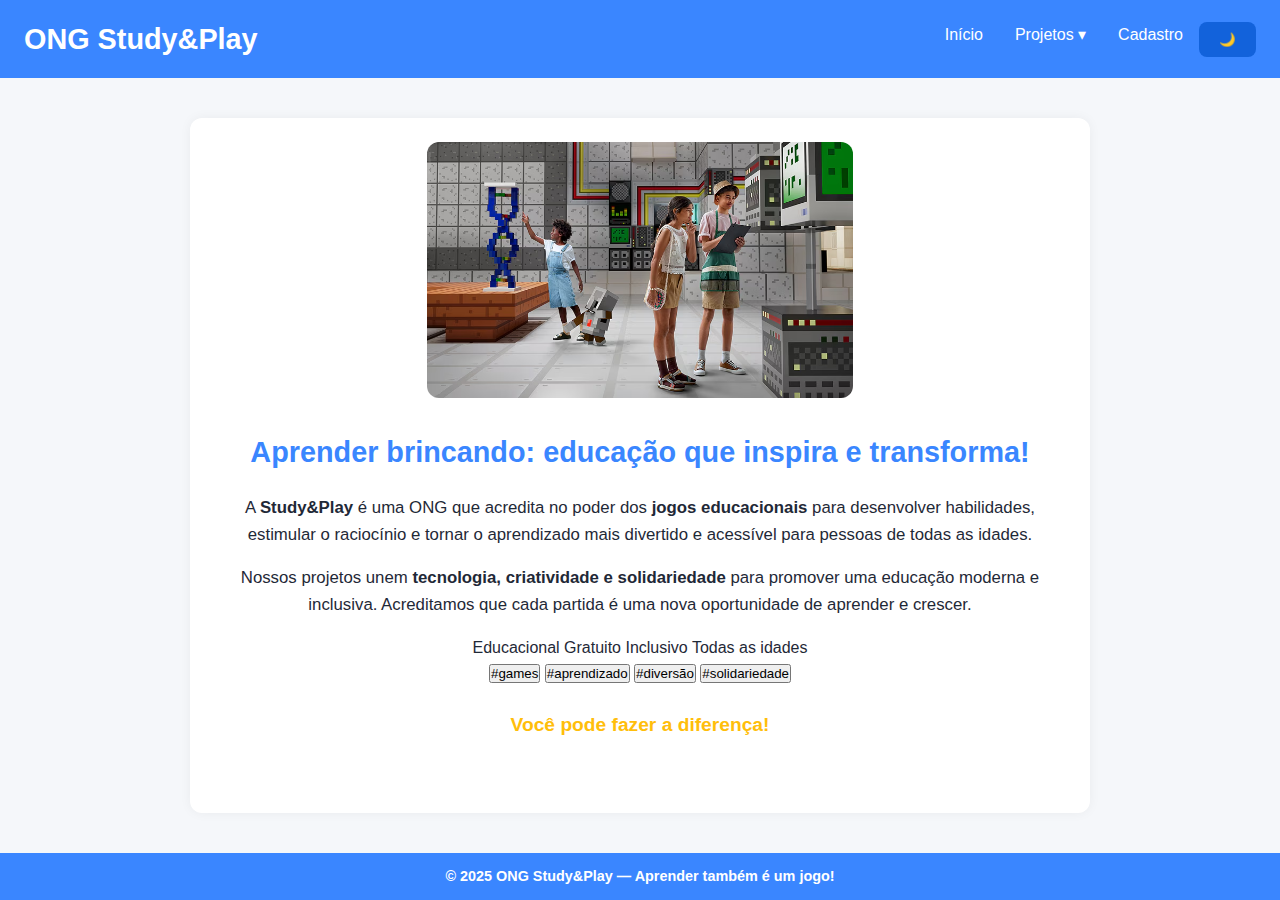
<file: index.html>
<!DOCTYPE html>
<html lang="pt-BR">

<head>
  <meta charset="UTF-8" />
  <meta name="viewport" content="width=device-width, initial-scale=1.0" />
  <title>ONG Study&Play</title>
  <link rel="stylesheet" href="layout.css">
  <link rel="stylesheet" href="css/index.css" />
</head>

<body>
  <header>
    <h1>ONG Study&Play</h1>
    <button class="nav-toggle" aria-label="Abrir menu" aria-expanded="false">
      ☰
    </button>

    <nav class="nav-menu">
      <a href="index.html">Início</a>
      <!-- Dropdown de Projetos -->
      <div class="dropdown">
        <a href="#" class="dropbtn" aria-haspopup="true" aria-expanded="false" aria-controls="dropdownProjetos">
          Projetos ▾
        </a>
        <div class="dropdown-content">
          <a href="projetos.html#gameedu">GameEducation</a>
          <a href="projetos.html#voluntariado">Voluntariado Lúdico</a>
          <a href="projetos.html#doe">Doe e Transforme</a>
        </div>
      </div>
      <a href="cadastro.html">Cadastro</a>
      <button id="toggleMode">🌙</button>
    </nav>
  </header>

  <main>
    <img src="assets/imagens/banner.png" alt="Banner da ONG Study&Play" />

    <h2>Aprender brincando: educação que inspira e transforma!</h2>

    <p>
      A <strong>Study&Play</strong> é uma ONG que acredita no poder dos <strong>jogos educacionais</strong>
      para desenvolver habilidades, estimular o raciocínio e tornar o aprendizado mais divertido e acessível
      para pessoas de todas as idades.
    </p>

    <p>
      Nossos projetos unem <strong>tecnologia, criatividade e solidariedade</strong> para promover uma educação
      moderna e inclusiva. Acreditamos que cada partida é uma nova oportunidade de aprender e crescer.
    </p>

    <!-- badges -->
    <div class="badges-container" aria-label="Destaques">
      <span class="badge badge--primary">Educacional</span>
      <span class="badge badge--success">Gratuito</span>
      <span class="badge badge--warning">Inclusivo</span>
      <span class="badge badge--info">Todas as idades</span>
    </div>

    <!-- tags -->
    <div class="tags-container" aria-label="Categorias">
      <button class="tag" type="button">#games</button>
      <button class="tag" type="button">#aprendizado</button>
      <button class="tag" type="button">#diversão</button>
      <button class="tag" type="button">#solidariedade</button>
    </div>

    <div class="changing-text" id="changingText"></div>
  </main>

  <footer>
    <h4>
      <p>&copy; 2025 ONG Study&Play — Aprender também é um jogo!</p>
    </h4>
  </footer>

  <script src="js/index.js"></script>
  <script src="global.js"></script>
</body>

</html>
</file>
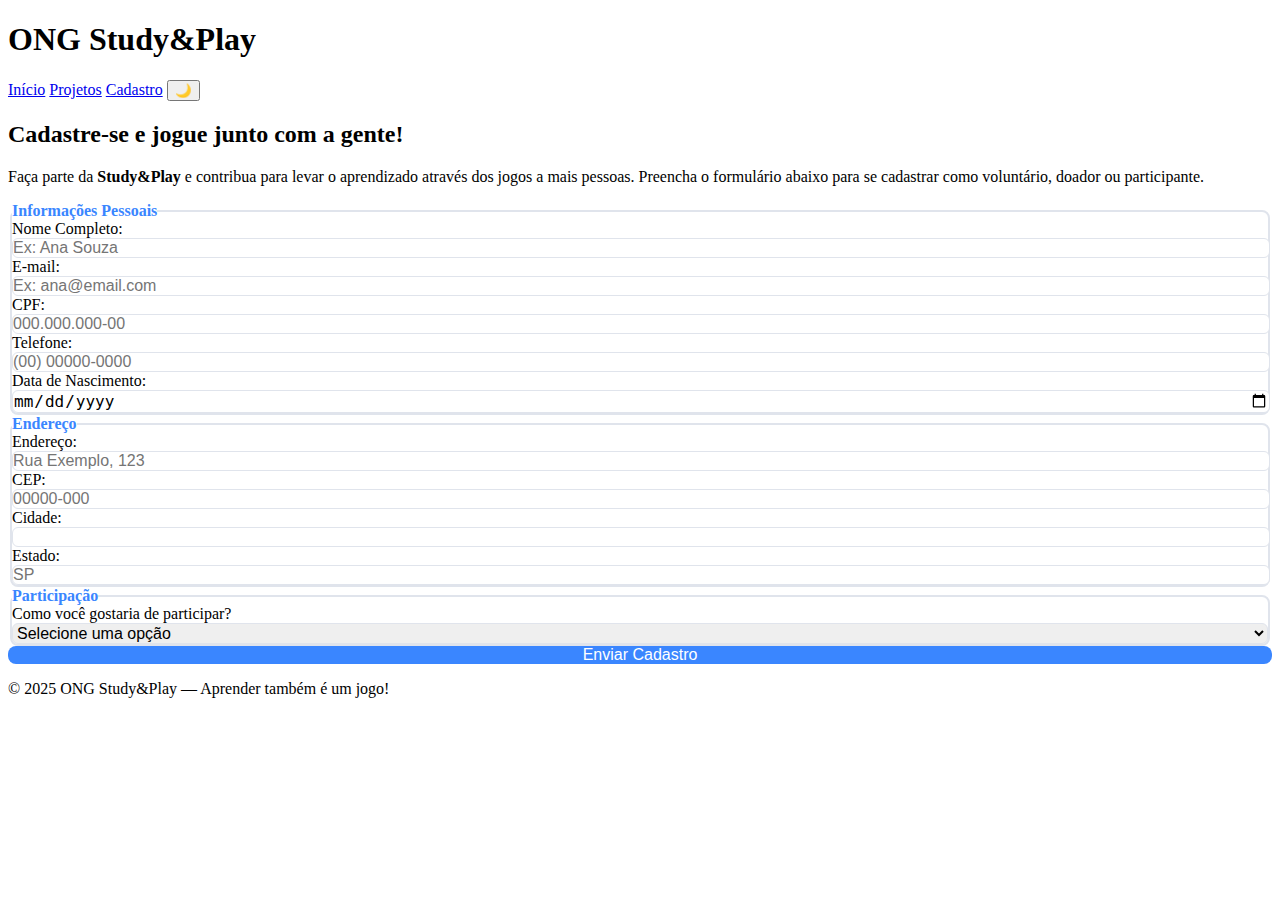
<file: cadastro.html>
<!DOCTYPE html>
<html lang="pt-BR">
  <head>
    <meta charset="UTF-8">
    <meta name="viewport" content="width=device-width, initial-scale=1.0">
    <title>Cadastro - ONG Study&Play</title>
    <link rel="stylesheet" href="css/cadastro.css">
  </head>

  <body>
    <header>
      <h1>ONG Study&Play</h1>
      <nav>
        <a href="index.html">Início</a>
        <a href="projetos.html">Projetos</a>
        <a href="cadastro.html">Cadastro</a>
        <button id="toggleMode">🌙</button>
      </nav>
    </header>

    <main>
      <h2>Cadastre-se e jogue junto com a gente!</h2>
      <p>
        Faça parte da <strong>Study&Play</strong> e contribua para levar o aprendizado através dos jogos a mais pessoas.
        Preencha o formulário abaixo para se cadastrar como voluntário, doador ou participante.
      </p>

      <form id="formCadastro">
        <fieldset>
          <legend>Informações Pessoais</legend>

          <label for="nomeCompleto">Nome Completo:</label>
          <input type="text" id="nomeCompleto" name="nomeCompleto" required placeholder="Ex: Ana Souza">

          <label for="email">E-mail:</label>
          <input type="email" id="email" name="email" required placeholder="Ex: ana@email.com">

          <label for="cpf">CPF:</label>
          <input type="text" id="cpf" name="cpf" required placeholder="000.000.000-00">

          <label for="telefone">Telefone:</label>
          <input type="tel" id="telefone" name="telefone" required placeholder="(00) 00000-0000">

          <label for="nascimento">Data de Nascimento:</label>
          <input type="date" id="nascimento" name="nascimento" required>
        </fieldset>

        <fieldset>
          <legend>Endereço</legend>

          <label for="endereco">Endereço:</label>
          <input type="text" id="endereco" name="endereco" required placeholder="Rua Exemplo, 123">

          <label for="cep">CEP:</label>
          <input type="text" id="cep" name="cep" required placeholder="00000-000">

          <label for="cidade">Cidade:</label>
          <input type="text" id="cidade" name="cidade" required>

          <label for="estado">Estado:</label>
          <input type="text" id="estado" name="estado" required maxlength="2" placeholder="SP">
        </fieldset>

        <fieldset>
          <legend>Participação</legend>
          <label for="tipoParticipacao">Como você gostaria de participar?</label>
          <select id="tipoParticipacao" name="tipoParticipacao" required>
            <option value="">Selecione uma opção</option>
            <option value="voluntario">Voluntário</option>
            <option value="doador">Doador</option>
            <option value="participante">Participante dos projetos</option>
          </select>
        </fieldset>

        <button id="submitButton" type="submit">Enviar Cadastro</button>
      </form>

      <p id="mensagemRetorno"></p>
    </main>

    <footer>
      <p>&copy; 2025 ONG Study&Play — Aprender também é um jogo!</p>
    </footer>

    <script src="js/cadastro.js"></script>
  </body>
</html>
</file>
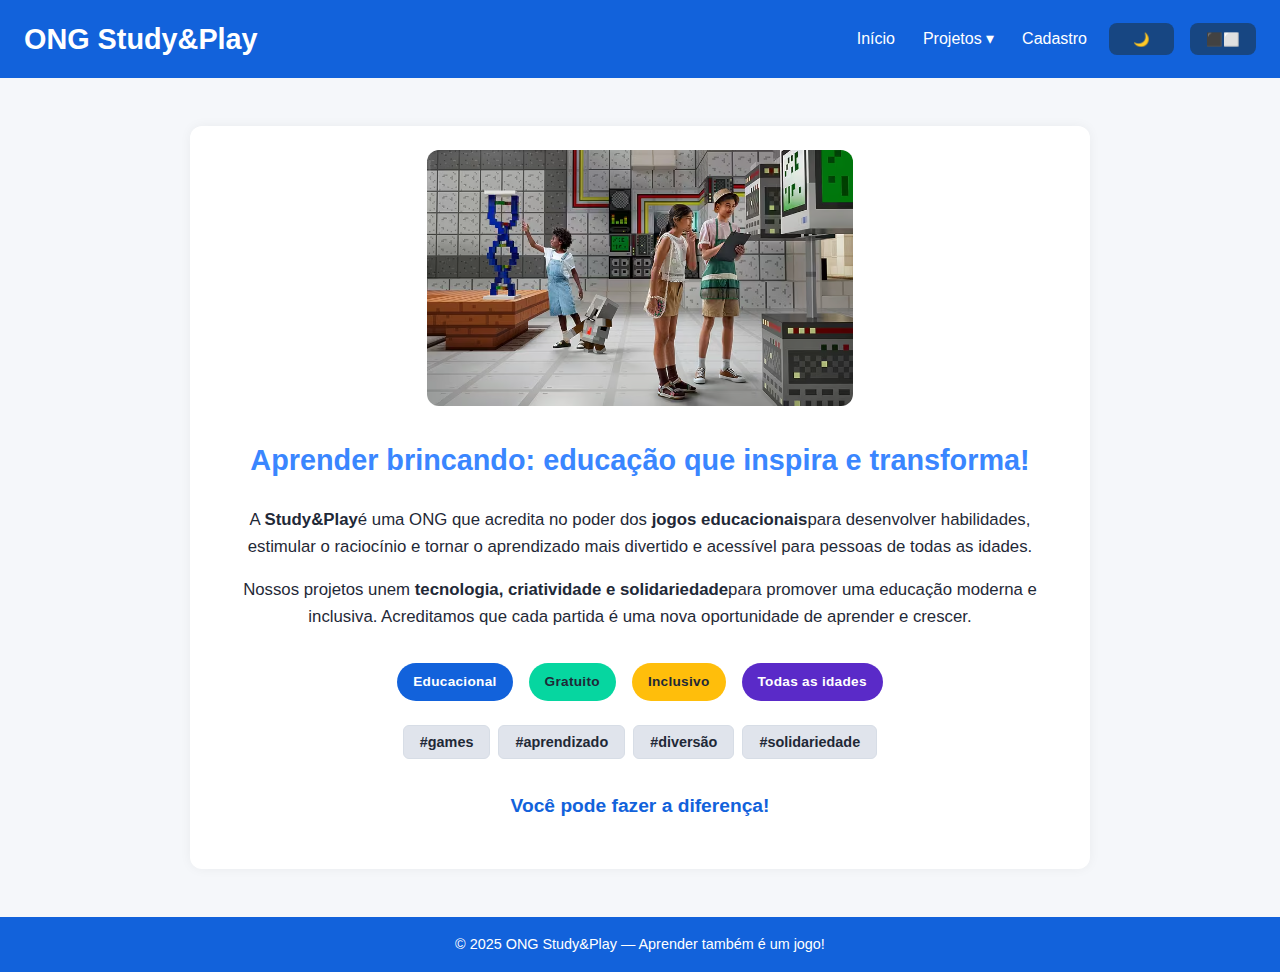
<file: index-min.html>
<!DOCTYPE html><html lang="pt-BR"><head><meta charset="UTF-8" /><meta name="viewport" content="width=device-width, initial-scale=1.0" /><title>ONG Study&Play</title><link rel="stylesheet" href="layout-min.css"><link rel="stylesheet" href="css/index-min.css" /></head><body><header><h1>ONG Study&Play</h1><button class="nav-toggle" aria-controls="menu-principal" aria-expanded="false" aria-label="Abrir menu de navegação" type="button">☰ </button><nav id="menu-principal" class="nav-menu" aria-label="Principal"><a href="index-min.html" aria-current="page">Início</a><div class="dropdown"><a class="dropbtn" type="button" aria-haspopup="true" aria-expanded="false" aria-controls="submenu-projetos">Projetos ▾ </a><ul id="submenu-projetos" class="dropdown-content" role="menu"><li role="none"><a role="menuitem" href="projetos-min.html#gameedu">GameEducation</a></li><li role="none"><a role="menuitem" href="projetos-min.html#voluntariado">Voluntariado Lúdico</a></li><li role="none"><a role="menuitem" href="projetos-min.html#doe">Doe e Transforme</a></li></ul></div><a href="cadastro-min.html">Cadastro</a><button id="toggleMode" type="button" aria-label="Alternar tema escuro" aria-pressed="false">🌙</button><button id="toggleContrast" type="button" aria-label="Ativar alto contraste" aria-pressed="false">⬛⬜</button></nav></header><main id="conteudo"><img src="assets/imagens/banner.avif" alt="Banner da ONG Study&Play" /><h2>Aprender brincando: educação que inspira e transforma!</h2><p>A <strong>Study&Play</strong>é uma ONG que acredita no poder dos <strong>jogos educacionais</strong>para desenvolver habilidades, estimular o raciocínio e tornar o aprendizado mais divertido e acessível para pessoas de todas as idades. </p><p>Nossos projetos unem <strong>tecnologia, criatividade e solidariedade</strong>para promover uma educação moderna e inclusiva. Acreditamos que cada partida é uma nova oportunidade de aprender e crescer. </p><div class="badges-container" aria-label="Destaques"><span class="badge badge--primary">Educacional</span><span class="badge badge--success">Gratuito</span><span class="badge badge--warning">Inclusivo</span><span class="badge badge--info">Todas as idades</span></div><div class="tags-container" aria-label="Categorias"><button class="tag" type="button">#games</button><button class="tag" type="button">#aprendizado</button><button class="tag" type="button">#diversão</button><button class="tag" type="button">#solidariedade</button></div><div class="changing-text" id="changingText"></div></main><footer><p>&copy; 2025 ONG Study&Play — Aprender também é um jogo!</p></footer><script src="js/index-min.js"></script><script src="global-min.js"></script></body></html>
</file>
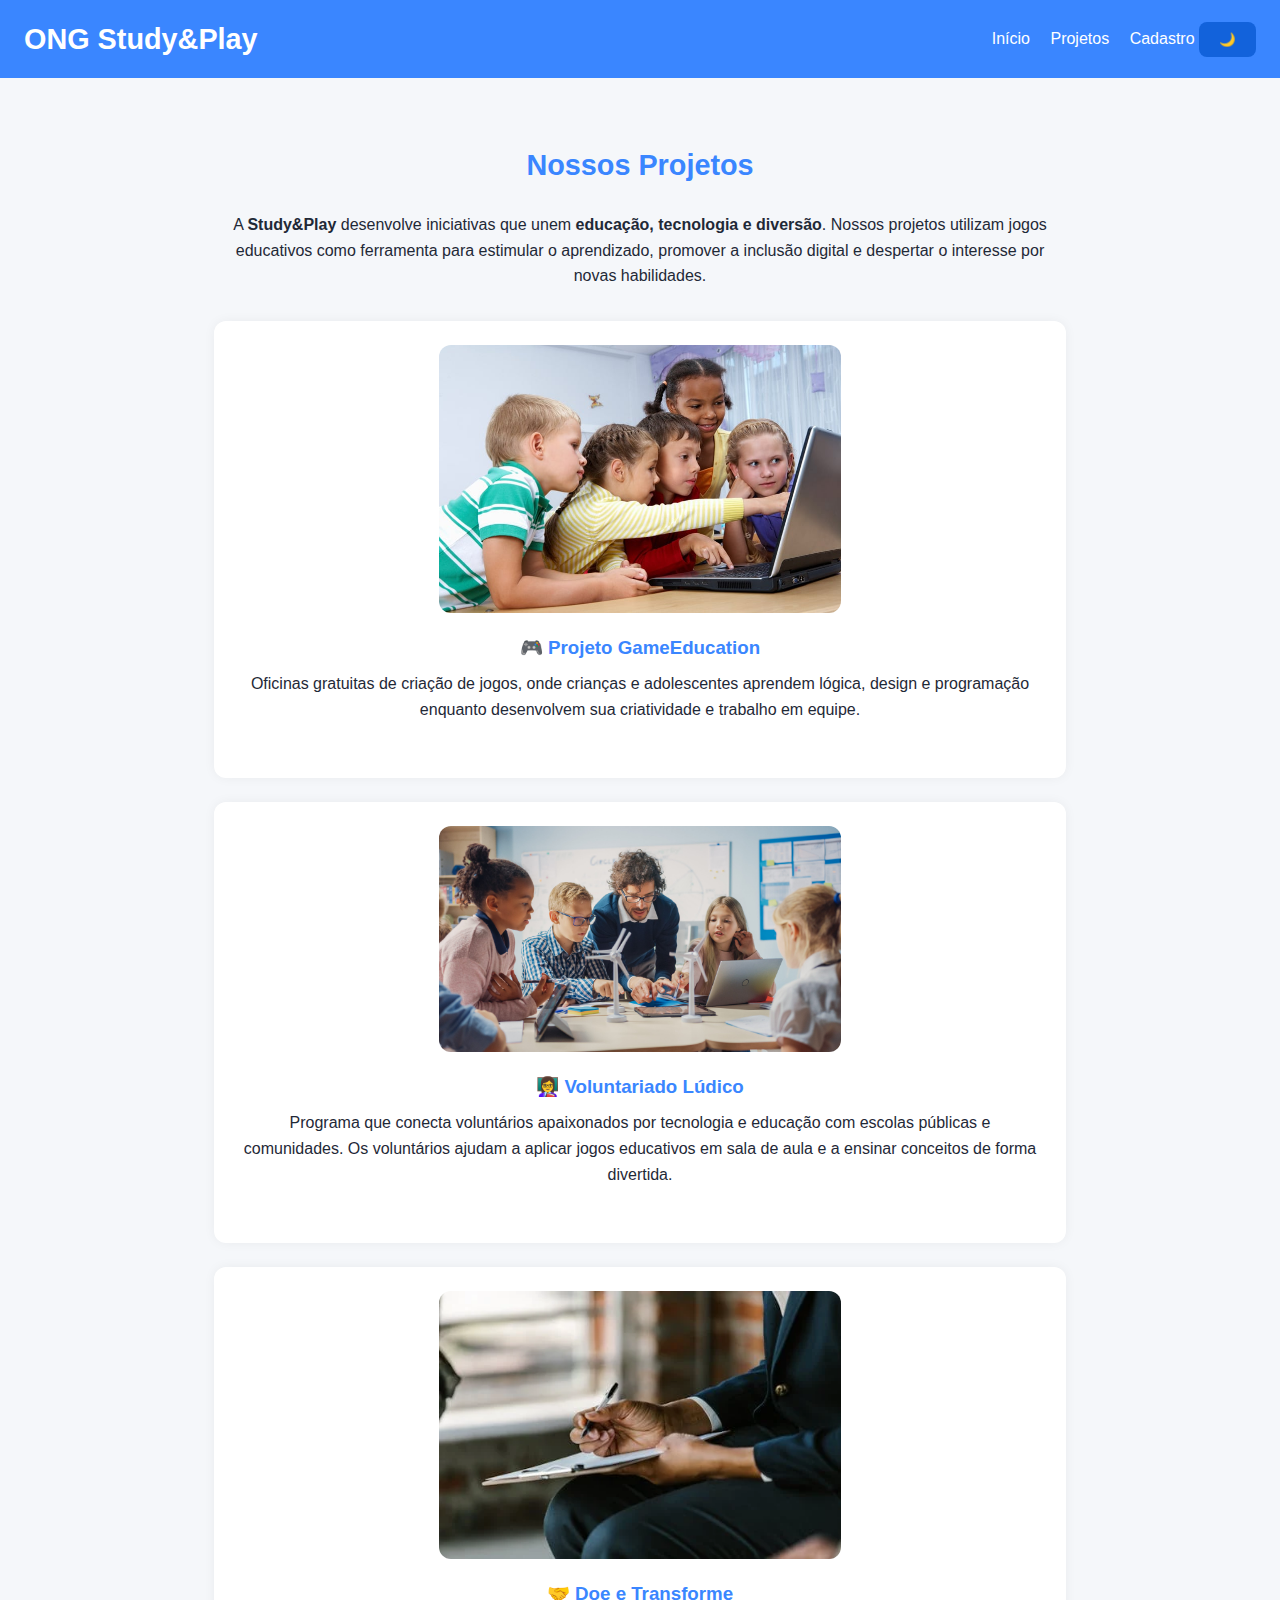
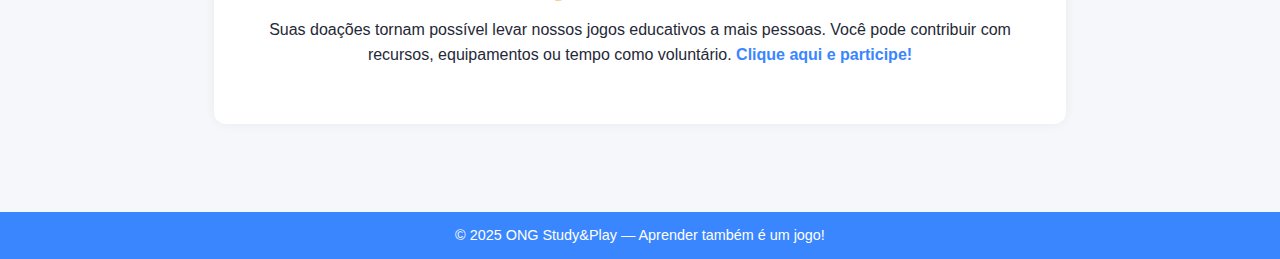
<file: projetos.html>
<!DOCTYPE html>
<html lang="pt-BR">
  <head>
    <meta charset="UTF-8">
    <title>Projetos - ONG Study&Play</title>
    <link rel="stylesheet" href="css/projetos.css">
  </head>

  <body>
    <header>
      <h1>ONG Study&Play</h1>
      <nav>
        <a href="index.html">Início</a>
        <a href="projetos.html">Projetos</a>
        <a href="cadastro.html">Cadastro</a>
        <button id="toggleMode">🌙</button>
      </nav>
    </header>

    <main>
      <h2>Nossos Projetos</h2>
      <p>
        A <strong>Study&Play</strong> desenvolve iniciativas que unem <strong>educação, tecnologia e diversão</strong>.
        Nossos projetos utilizam jogos educativos como ferramenta para estimular o aprendizado,
        promover a inclusão digital e despertar o interesse por novas habilidades.
      </p>

      <section>
        <img src="assets/imagens/GameEducation.jpg" alt="Banner do Projeto GameEducation" />
        <h3>🎮 Projeto GameEducation</h3>
        <p>
          Oficinas gratuitas de criação de jogos, onde crianças e adolescentes aprendem lógica, design e programação
          enquanto desenvolvem sua criatividade e trabalho em equipe.
        </p>
      </section>

      <section>
        <img src="assets/imagens/VoluntariadoLúdico.jpg" alt="Banner do Projeto Voluntariado Lúdico" />
        <h3>👩‍🏫 Voluntariado Lúdico</h3>
        <p>
          Programa que conecta voluntários apaixonados por tecnologia e educação com escolas públicas e comunidades.
          Os voluntários ajudam a aplicar jogos educativos em sala de aula e a ensinar conceitos de forma divertida.
        </p>
      </section>

      <section>
        <img src="assets/imagens/Doe.webp" alt="Banner do Projeto Doe e Transforme" />
        <h3>🤝 Doe e Transforme</h3>
        <p>
          Suas doações tornam possível levar nossos jogos educativos a mais pessoas.
          Você pode contribuir com recursos, equipamentos ou tempo como voluntário.
          <a href="cadastro.html">Clique aqui e participe!</a>
        </p>
      </section>
    </main>

    <footer>
      <p>&copy; 2025 ONG Study&Play — Aprender também é um jogo!</p>
    </footer>
    <script src="js/projetos.js"></script>
  </body>
</html>
</file>
<file: layout.css>
:root {
    /* ESCALA DE TAMANHOS */
    --spacing-xs: 8px;
    --spacing-sm: 16px;
    --spacing-md: 24px;
    --spacing-lg: 32px;
    --spacing-xl: 48px;
    --spacing-xxl: 64px;

    /* PALETA DE CORES */
    --primary: #3a86ff;
    --primary-dark: #1262db;
    --primary-light: #8fa0ff;
    --secondary: #ffbe0b;
    --highlight-orange: #ff7b00;
    --highlight-green: #1eff00;
    --white: #ffffff;
    --gray-light: #f5f7fa;
    --gray-dark: #1f2937;
    --black: #000000;
}

* {
    margin: 0;
    padding: 0;
    box-sizing: border-box;
    font-family: "Segoe UI", Roboto, sans-serif;
}

body {
    background-color: var(--gray-light);
    color: var(--gray-dark);
    line-height: 1.6;
    display: flex;
    flex-direction: column;
    min-height: 100vh;
    transition: background-color 0.3s, color 0.3s;
}

/* CABEÇALHO */
header {
    background-color: var(--primary);
    color: var(--white);
    padding: var(--spacing-sm) var(--spacing-md);
    display: flex;
    justify-content: space-between;
    align-items: center;
}

header h1 {
    font-size: 1.8rem;
}

nav a {
    color: var(--white);
    text-decoration: none;
    font-weight: 500;
    transition: color 0.3s;
}

nav a:hover {
    color: var(--secondary);
}

/* MODO ESCURO */
body.dark-mode {
    background-color: var(--black);
    color: var(--gray-light);
}

body.dark-mode header,
body.dark-mode footer {
    background-color: #0b1c2b;
}

body.dark-mode nav a {
    color: var(--gray-light);
}

/* CONTEÚDO PRINCIPAL */
main {
    flex: 1;
    max-width: 900px;
    margin: var(--spacing-xl) auto;
    padding: var(--spacing-md);
    text-align: center;
    background-color: var(--white);
    border-radius: 12px;
    box-shadow: 0 0 12px rgba(0, 0, 0, 0.05);
    transition: background-color 0.3s, box-shadow 0.3s;
}

body.dark-mode main {
    background-color: var(--gray-dark);
    box-shadow: 0 0 15px rgba(255, 255, 255, 0.1);
}

main h2 {
    font-size: 1.8rem;
    color: var(--primary);
    margin-bottom: var(--spacing-md);
}

body.dark-mode main h2 {
    color: var(--primary-light);
}

main p {
    margin-bottom: var(--spacing-sm);
    font-size: 1.05rem;
}

/* BOTÃO MODO */
#toggleMode {
    background-color: var(--primary-dark);
    color: var(--white);
    border: none;
    padding: var(--spacing-xs) var(--spacing-md);
    border-radius: 8px;
    cursor: pointer;
    transition: background 0.3s, color 0.3s;
}

body.dark-mode #toggleMode {
    background-color: #174682;
    color: var(--black);
}

#toggleMode:hover {
    background-color: var(--primary);
}

/* RODAPÉ */
footer {
    background-color: var(--primary);
    color: var(--white);
    text-align: center;
    padding: var(--spacing-sm);
    font-size: 0.9rem;
}

/* IMAGENS */
img {
    max-width: 50%;
    height: auto;
    border-radius: 12px;
    margin-bottom: var(--spacing-md);
}

/* GRID's*/
.container {
    max-width: 1200px;
    margin: 0 auto;
    padding: 0 var(--spacing-md);
}

.grid-12 {
    display: grid;
    grid-template-columns: repeat(12, 1fr);
    gap: var(--spacing-md);
}

.projects-grid {
    display: grid;
    gap: var(--spacing-md);
    grid-template-columns: repeat(12, 1fr);
}

.projects-grid > .card {
    grid-column: span 4;
}

/* MENU HAMBÚRGUER */
.nav-toggle {
    display: none;
    background: transparent;
    border: none;
    color: var(--white);
    font-size: 1.8rem;
    cursor: pointer;
}

.nav-menu {
    display: flex;
    gap: var(--spacing-sm);
}

/* CARDS */
.card--first {
    border: 2px solid var(--primary);
    background-color: #92b8ff;
}

.card--second {
    border: 2px solid var(--highlight-orange);
    background-color: #ffc583;
}

.card--third {
    border: 2px solid var(--highlight-green);
    background-color: #aeff9a;
}

/* DROPDOWN */
.dropdown {
    position: relative;
}

.dropbtn {
    background: transparent;
    border: none;
    color: var(--white);
    font-weight: 500;
    font-size: 1rem;
    cursor: pointer;
}

.dropdown-content {
    display: none;
    position: absolute;
    top: 100%;
    left: 0;
    background-color: var(--primary);
    min-width: 200px;
    border-radius: 8px;
    z-index: 10;
}

.dropdown-content a {
    color: var(--white);
    padding: var(--spacing-xs) var(--spacing-sm);
    display: block;
    text-align: left;
    text-decoration: none;
}

.dropdown-content a:hover {
    background-color: var(--primary-dark);
}

/* ESTADOS VISUAOS */
.dropdown:hover .dropdown-content,
.dropdown:focus-within .dropdown-content {
    display: block;
}

body.dark-mode .dropdown-content {
    background-color: var(--black);
}

/* BREAKPOINTS */
@media (max-width: 1024px) {
    .projects-grid > .card {
        grid-column: span 6;
    }
}

@media (max-width: 768px) {
    .container {
        padding: 0 var(--spacing-sm);
    }

    .projects-grid > .card {
        grid-column: 1 / -1;
    }

    .nav-toggle {
        display: block;
    }

    .nav-menu {
        display: none;
        flex-direction: column;
        position: absolute;
        top: 64px;
        right: 0;
        background-color: var(--primary);
        width: 100%;
        padding: var(--spacing-md) 0;
        text-align: center;
    }

    .nav-menu a {
        display: block;
        padding: var(--spacing-sm) 0;
    }

    .nav-menu.active {
        display: flex;
    }

    body.dark-mode .nav-menu {
        background-color: #0b1c2b;
    }

    .dropdown-content {
        position: static;
        background: #1a5c96;
        border-radius: 0;
    }
}
</file>
<file: css/cadastro.css>
/* FORMULÁRIO */
form {
  display: flex;
  flex-direction: column;
  gap: var(--spacing-md);
}

fieldset {
  border: 2px solid #e0e4ec;
  border-radius: 8px;
  padding: var(--spacing-md);
}

legend {
  color: #3a86ff;
  font-weight: bold;
  padding: 0 var(--spacing-xs);
}

label {
  display: block;
  margin: var(--spacing-sm) 0 var(--spacing-xs);
  font-weight: 500;
}

input, select {
  width: 100%;
  padding: var(--spacing-xs);
  border: 1px solid #e0e4ec;
  border-radius: 6px;
  font-size: 1rem;
  transition: border-color 0.3s;
}

input:focus, select:focus {
  border-color: #3a86ff;
  outline: none;
}

#submitButton {
  background-color: #3a86ff;
  color: #fff;
  border: none;
  padding: var(--spacing-sm);
  border-radius: 8px;
  font-size: 1rem;
  cursor: pointer;
  transition: background 0.3s;
}

#submitButton:hover {
  background-color: #265ec5;
}

/* Mensagem de retorno */
#mensagemRetorno {
  text-align: center;
  margin-top: var(--spacing-sm);
  font-weight: bold;
  color: #06d6a0;
}

/* Alertas */
.alert{
  padding: var(--spacing-sm);
  border-radius: 8px;
  margin: 0 0 var(--spacing-md) 0;
  border: 1px solid transparent;
  font-weight: 600;
}
.alert--success{
  background: #e9fbf5;
  color: #0b8a6a;
  border-color: #baf0df;
}
.alert--error{
  background: #ffe9ef;
  color: #a4133c;
  border-color: #ffc2d1;
}

/* Dark mode */
body.dark-mode .alert--success{ background:#0a2e28; color:#9cf5dd; border-color:#115c4d; }
body.dark-mode .alert--error{ background:#3a0e19; color:#ffc2d1; border-color:#7a2238; }

/* TOAST */
.toast{
  position: fixed;
  right: var(--spacing-md);
  bottom: var(--spacing-md);
  background: #111827;
  color: #fff;
  padding: var(--spacing-sm) var(--spacing-md);
  border-radius: 10px;
  box-shadow: 0 6px 16px rgba(0,0,0,.25);
  z-index: 1000;
  opacity: 0;
  transform: translateY(8px);
  transition: opacity .25s ease, transform .25s ease;
}
.toast.show{
  opacity: 1;
  transform: translateY(0);
}
body.dark-mode .toast{ background:#0b1c2b; }

/* MODAL */
.modal-backdrop{
  position: fixed; inset: 0; background: rgba(0,0,0,.4);
  z-index: 900; opacity: 0; transition: opacity .2s ease;
}
.modal{
  position: fixed; inset: 0;
  display: grid; place-items: center;
  z-index: 1000; opacity: 0; transition: opacity .2s ease;
}
.modal__panel{
  background: #fff;
  max-width: 560px; width: calc(100% - 2*var(--spacing-md));
  border-radius: 12px;
  padding: var(--spacing-md);
  box-shadow: 0 10px 30px rgba(0,0,0,.25);
}
body.dark-mode .modal__panel{ background:#1f2937; color:#f5f7fa; }

/* Estados visuais abertos (controlados via JS com [hidden]) */
.modal[hidden], .modal-backdrop[hidden]{ display: none !important; }
.modal.open, .modal-backdrop.open{ opacity: 1; }

/* Botões simples (reutilizáveis) */
.button-primary{
  display:inline-flex; align-items:center; justify-content:center;
  padding: var(--spacing-xs) var(--spacing-md);
  background:#3a86ff; color:#fff; border:none; border-radius:8px;
  text-decoration:none; font-weight:700; cursor:pointer;
}
.button-primary:hover{ background:#265ec5; }

.button-secondary{
  display:inline-flex; align-items:center; justify-content:center;
  padding: var(--spacing-xs) var(--spacing-md);
  background:#eef2f7; color:#1f2937; border:1px solid #e0e4ec; border-radius:8px;
  cursor:pointer; font-weight:700;
}
.button-secondary:hover{ background:#e0e7ef; }
body.dark-mode .button-secondary{ background:#0b1c2b; color:#f5f7fa; border-color:#174682; }
</file>
<file: layout-min.css>
:root{--spacing-xs:8px;--spacing-sm:16px;--spacing-md:24px;--spacing-lg:32px;--spacing-xl:48px;--spacing-xxl:64px;--primary:#3a86ff;--primary-dark:#1262db;--primary-light:#8fa0ff;--secondary:#ffbe0b;--highlight-orange:#ff7b00;--highlight-green:#1eff00;--white:#ffffff;--gray-light:#f5f7fa;--gray-dark:#1f2937;--black:#000000;--blue-dark:#174682}*{margin:0;padding:0;box-sizing:border-box;font-family:"Segoe UI",Roboto,sans-serif}body{background-color:var(--gray-light);color:var(--gray-dark);line-height:1.6;display:flex;flex-direction:column;min-height:100vh;transition:background-color .3s,color .3s}header{background-color:var(--primary-dark);color:var(--white);padding:var(--spacing-sm) var(--spacing-md);display:flex;justify-content:space-between;align-items:center}header h1{font-size:1.8rem}nav a{display:flex;color:var(--white);text-decoration:none;font-weight:500;transition:color .3s;padding-inline:6px;justify-content:center;align-items:center}nav a:hover{border-radius:8px;background-color:var(--blue-dark);color:var(--secondary);text-decoration:underline}nav a.dropbtn{margin-top:0;padding:3px 6px}body.dark-mode{background-color:var(--black);color:var(--gray-light)}body.dark-mode header,body.dark-mode footer{background-color:#0b1c2b}body.dark-mode nav a{color:var(--gray-light)}main{flex:1;max-width:900px;margin:var(--spacing-xl) auto;padding:var(--spacing-md);text-align:center;background-color:var(--white);border-radius:12px;box-shadow:0 0 12px rgba(0,0,0,.05);transition:background-color .3s,box-shadow .3s}body.dark-mode main{background-color:var(--gray-dark);box-shadow:0 0 15px rgba(255,255,255,.1)}main h2{font-size:1.8rem;color:var(--primary);margin-bottom:var(--spacing-md)}body.dark-mode main h2{color:var(--primary-light)}main p{margin-bottom:var(--spacing-sm);font-size:1.05rem}#toggleMode{background-color:var(--blue-dark);color:var(--white);border:none;padding:var(--spacing-xs) var(--spacing-md);border-radius:8px;cursor:pointer;transition:background .3s,color .3s}body.dark-mode #toggleMode{background-color:var(--primary-dark);color:var(--white)}body.dark-mode #toggleMode:hover{background-color:var(--primary)}#toggleMode:hover{background-color:var(--gray-dark)}#toggleContrast{background-color:var(--blue-dark);color:var(--white);border:none;padding:var(--spacing-xs) var(--spacing-sm);border-radius:8px;cursor:pointer;transition:background .3s,color .3s}body.dark-mode #toggleContrast{background-color:var(--primary-dark);color:var(--white)}body.dark-mode #toggleContrast:hover{background-color:var(--primary)}#toggleContrast:hover{background-color:var(--gray-dark)}footer{background-color:var(--primary-dark);color:var(--white);text-align:center;padding:var(--spacing-sm);font-size:.9rem}img{max-width:50%;height:auto;border-radius:12px;margin-bottom:var(--spacing-md)}.container{max-width:1200px;margin:0 auto;padding:0 var(--spacing-md)}.grid-12{display:grid;grid-template-columns:repeat(12,1fr);gap:var(--spacing-md)}.projects-grid{display:grid;gap:var(--spacing-md);grid-template-columns:repeat(12,1fr)}.projects-grid>.card{grid-column:span 4}.nav-toggle{display:none;background:transparent;border:none;color:var(--white);font-size:1.8rem;cursor:pointer}.nav-menu{display:flex;gap:var(--spacing-sm)}.card--first{border:2px solid var(--primary);background-color:#92b8ff}.card--second{border:2px solid var(--highlight-orange);background-color:#ffc583}.card--third{border:2px solid var(--highlight-green);background-color:#aeff9a}.dropdown{position:relative}.dropbtn{background:transparent;border:none;color:var(--white);font-weight:500;font-size:1rem;cursor:pointer}.dropdown-content{display:none;position:absolute;top:100%;left:0;background-color:var(--primary-dark);min-width:200px;border-radius:8px;z-index:10}.dropdown-content a{color:var(--white);padding:var(--spacing-xs) var(--spacing-sm);display:block;text-align:left;text-decoration:none}.dropdown-content a:hover{background-color:var(--blue-dark)}.dropdown:hover .dropdown-content,.dropdown:focus-within .dropdown-content{display:block}body.dark-mode .dropdown-content{background-color:var(--black)}a,button,input,textarea,select,.nav-toggle,.dropbtn,.nav-menu a,.dropdown-content a{outline:none}a:focus-visible,button:focus-visible,input:focus-visible,textarea:focus-visible,select:focus-visible,.nav-toggle:focus-visible,.dropbtn:focus-visible,.nav-menu a:focus-visible,.dropdown-content a:focus-visible{outline:3px solid var(--secondary);outline-offset:3px;border-radius:6px;text-decoration:none}header a:focus-visible,header button:focus-visible,.nav-menu a:focus-visible,.dropbtn:focus-visible{background-color:rgba(255,255,255,.15)}body.dark-mode a:focus-visible,body.dark-mode button:focus-visible,body.dark-mode input:focus-visible,body.dark-mode textarea:focus-visible,body.dark-mode select:focus-visible,body.dark-mode .nav-toggle:focus-visible,body.dark-mode .dropbtn:focus-visible,body.dark-mode .nav-menu a:focus-visible,body.dark-mode .dropdown-content a:focus-visible{outline-color:var(--highlight-orange)}@supports not selector(:focus-visible){a:focus,button:focus,input:focus,textarea:focus,select:focus,.nav-toggle:focus,.dropbtn:focus,.nav-menu a:focus,.dropdown-content a:focus{outline:3px solid var(--secondary);outline-offset:3px;border-radius:6px}}.dropdown:focus-within .dropdown-content{display:block}.dropdown-content a:focus-visible{background-color:var(--primary-dark)}.card:where(a,button):focus-visible,.card a:focus-visible,.card button:focus-visible{outline:3px solid var(--secondary);outline-offset:4px}body.high-contrast{background-color:#000!important;color:#fff!important}body.high-contrast header,body.high-contrast footer,body.high-contrast .nav-menu,body.high-contrast .dropdown-content{background-color:#000!important;color:#fff!important;border:2px solid #fff!important}body.high-contrast .nav-toggle,body.high-contrast .dropbtn,body.high-contrast .nav-menu a{color:#fff!important}body.high-contrast main{background-color:#000!important;color:#fff!important;box-shadow:none!important;border:2px solid #fff!important}body.high-contrast .card--first,body.high-contrast .card--second,body.high-contrast .card--third{background-color:#000!important;color:#fff!important;border:2px solid #fff!important}body.high-contrast a,body.high-contrast .link{color:#ff0!important;text-decoration:underline!important}body.high-contrast a:hover,body.high-contrast button:hover,body.high-contrast .dropbtn:hover,body.high-contrast .nav-menu a:hover{background-color:#fff!important;color:#000!important}body.high-contrast button,body.high-contrast #toggleMode,body.high-contrast .button-primary,body.high-contrast .button-secondary,body.high-contrast .tag,body.high-contrast .badge{background-color:#000!important;color:#fff!important;border:2px solid #fff!important}body.high-contrast #toggleMode:hover{background-color:#fff!important;color:#000!important}body.high-contrast .dropdown-content a{background-color:#000!important;color:#fff!important;border-bottom:1px solid #fff!important}body.high-contrast .dropdown-content a:hover{background-color:#fff!important;color:#000!important}body.high-contrast:focus,body.high-contrast:focus-visible{outline:3px solid #ff0!important;outline-offset:3px!important;border-radius:6px}body.high-contrast section{background-color:#000!important;color:#fff!important;border:2px solid #fff!important;box-shadow:none!important}body.high-contrast section h3,body.high-contrast section h5,body.high-contrast section p,body.high-contrast section a{color:#fff!important}body.high-contrast section a:hover{color:#ff0!important;text-decoration:underline!important}@media (max-width:1024px){.projects-grid>.card{grid-column:span 6}}@media (max-width:768px){.container{padding:0 var(--spacing-sm)}.projects-grid>.card{grid-column:1 / -1}.nav-toggle{display:block}.nav-menu{display:none;flex-direction:column;position:absolute;top:64px;right:0;background-color:var(--primary-dark);width:100%;padding:var(--spacing-md) 0;text-align:center}.nav-menu a{display:block;padding:var(--spacing-sm) 0}.nav-menu.active{display:flex}body.dark-mode .nav-menu{background-color:#0b1c2b}.dropdown-content{position:static;background:#1a5c96;border-radius:0}body.high-contrast .nav-menu{background-color:#000!important;border-top:2px solid #fff!important}body.high-contrast .dropdown-content{background:#000!important;border-radius:0!important}}
</file>
<file: css/index-min.css>
.changing-text{font-weight:bold;color:var(--primary-dark);font-size:1.2rem;margin:var(--spacing-md) 0}.badges-container{display:flex;flex-wrap:wrap;justify-content:center;gap:var(--spacing-sm);margin:var(--spacing-lg) 0 var(--spacing-md)}.badge{display:inline-block;padding:var(--spacing-xs) var(--spacing-sm);border-radius:999px;font-size:.85rem;font-weight:700;color:#fff;letter-spacing:.3px;user-select:none}.badge--primary{background:var(--primary-dark)}.badge--success{background:#06d6a0;color:#1f2937}.badge--warning{background:#ffbe0b;color:#1f2937}.badge--info{background:#5a2ac8}body.dark-mode .badge--primary{background:var(--primary-dark);color:#fff}body.dark-mode .badge--success{background:#0a8f6a;color:#fff}body.dark-mode .badge--warning{color:#121212}body.dark-mode .badge--info{background:#4a22ad;color:#fff}.tags-container{display:flex;flex-wrap:wrap;justify-content:center;gap:var(--spacing-xs);margin-bottom:var(--spacing-lg)}.tag{padding:var(--spacing-xs) var(--spacing-sm);border-radius:6px;background:#e0e4ec;color:#1f2937;font-size:.9rem;font-weight:600;border:1px solid #d7dde6;cursor:pointer;transition:transform .15s ease,background .2s ease,border-color .2s ease}.tag:hover,.tag:focus-visible{background:#cfd5e3;border-color:#bfc7d6;transform:scale(1.05);outline:none}body.dark-mode .tag{background:#2c2f38;color:#f5f7fa;border-color:#3a3e4a}body.dark-mode .tag:hover,body.dark-mode .tag:focus-visible{background:#3a3e4a;border-color:#505767}
</file>
<file: css/index.css>
/* ============ RESET E BASE ============ */
* {
  margin: 0;
  padding: 0;
  box-sizing: border-box;
  font-family: "Segoe UI", Roboto, sans-serif;
}

body {
  background-color: #f5f7fa;
  color: #1f2937;
  line-height: 1.6;
  display: flex;
  flex-direction: column;
  min-height: 100vh;
  transition: background-color 0.3s, color 0.3s;
}

/* ============ CABEÇALHO ============ */
header {
  background-color: #3a86ff;
  color: #fff;
  padding: 16px 24px;
  display: flex;
  justify-content: space-between;
  align-items: center;
}

header h1 {
  font-size: 1.8rem;
}

nav a {
  color: #fff;
  margin-left: 16px;
  text-decoration: none;
  font-weight: 500;
  transition: color 0.3s;
}

nav a:hover {
  color: #ffbe0b;
}

/* ============ REGRAS DO MODO ESCURO ============ */
body.dark-mode {
  background-color: #121212;
  color: #f5f7fa;
}

body.dark-mode header,
body.dark-mode footer {
  background-color: #0b1c2b;
}
body.dark-mode nav a {
  color: #f5f7fa;
}

/* ============ CONTEÚDO PRINCIPAL ============ */
main {
  flex: 1;
  max-width: 900px;
  margin: 40px auto;
  padding: 24px;
  text-align: center;
  background-color: #fff;
  border-radius: 12px;
  box-shadow: 0 0 12px rgba(0, 0, 0, 0.05);
  transition: background-color 0.3s, box-shadow 0.3s;
}

/* Estilo do conteúdo principal no modo escuro */
body.dark-mode main {
  background-color: #1f2937;
  box-shadow: 0 0 15px rgba(255, 255, 255, 0.1);
}

main h2 {
  font-size: 1.8rem;
  color: #3a86ff;
  margin-bottom: 20px;
}

body.dark-mode main h2 {
  color: #8fa0ff;
}

main p {
  margin-bottom: 16px;
  font-size: 1.05rem;
}

/* Texto dinâmico */
.changing-text {
  font-weight: bold;
  color: #ffbe0b;
  font-size: 1.2rem;
  margin: 24px 0;
}

/* Botão modo */
#toggleMode {
  background-color: #1262db;
  color: #fff;
  border: none;
  padding: 10px 20px;
  border-radius: 8px;
  cursor: pointer;
  transition: background 0.3s, color 0.3s; 
}

body.dark-mode #toggleMode {
  background-color: #174682;
  color: #121212;
}

#toggleMode:hover {
  background-color: #1262db;
}

/* ============ RODAPÉ ============ */
footer {
  background-color: #3a86ff;
  color: #fff;
  text-align: center;
  padding: 12px;
  font-size: 0.9rem;
}
</file>
<file: css/projetos.css>
/* ============ RESET E BASE ============ */
* {
  margin: 0;
  padding: 0;
  box-sizing: border-box;
  font-family: "Segoe UI", Roboto, sans-serif;
}

body {
  background-color: #f5f7fa;
  color: #1f2937;
  line-height: 1.6;
  display: flex;
  flex-direction: column;
  min-height: 100vh;
  transition: background-color 0.3s, color 0.3s;
}

/* ============ CABEÇALHO ============ */
header {
  background-color: #3a86ff;
  color: #fff;
  padding: 16px 24px;
  display: flex;
  justify-content: space-between;
  align-items: center;
}

header h1 {
  font-size: 1.8rem;
}

nav a {
  color: #fff;
  margin-left: 16px;
  text-decoration: none;
  font-weight: 500;
  transition: color 0.3s;
}

nav a:hover {
  color: #ffbe0b;
}

/* ============ REGRAS DO MODO ESCURO ============ */
body.dark-mode {
  background-color: #121212;
  color: #f5f7fa;
}

body.dark-mode header,
body.dark-mode footer {
  background-color: #0b1c2b;
}
body.dark-mode nav a {
  color: #f5f7fa;
}

/* ============ CONTEÚDO PRINCIPAL ============ */
main {
  flex: 1;
  max-width: 900px;
  margin: 40px auto;
  padding: 24px;
}

/* Estilo do conteúdo principal no modo escuro */
body.dark-mode main {
  background-color: #1f2937;
  box-shadow: 0 0 15px rgba(255, 255, 255, 0.1);
}

main h2 {
  color: #3a86ff;
  font-size: 1.8rem;
  text-align: center;
  margin-bottom: 24px;
}

/* Cor do título no modo escuro */
body.dark-mode main h2 {
  color: #8fa0ff;
}

main p {
  text-align: center;
  margin-bottom: 32px;
}

/* ============ SEÇÕES DE PROJETOS ============ */
section {
  background-color: #fff;
  border-radius: 12px;
  box-shadow: 0 0 12px rgba(0, 0, 0, 0.05);
  padding: 24px;
  margin-bottom: 24px;
  transition: transform 0.3s;
  display: flex;
  flex-direction: column;
  align-items: center;
}

section:hover {
  transform: scale(1.01);
}

section h3 {
  color: #3a86ff;
  margin-bottom: 8px;
}

section p {
  color: #1f2937;
}

section a {
  color: #3a86ff;
  text-decoration: none;
  font-weight: bold;
}

section a:hover {
  color: #ffbe0b;
}

/* Botão modo */
#toggleMode {
  background-color: #1262db;
  color: #fff;
  border: none;
  padding: 10px 20px;
  border-radius: 8px;
  cursor: pointer;
  transition: background 0.3s, color 0.3s; 
}

body.dark-mode #toggleMode {
  background-color: #174682;
  color: #121212;
}

#toggleMode:hover {
  background-color: #1262db;
}

/* ============ RODAPÉ ============ */
footer {
  background-color: #3a86ff;
  color: #fff;
  text-align: center;
  padding: 12px;
  font-size: 0.9rem;
}

img {
  max-width: 50%;
  height: auto;
  border-radius: 12px;
  margin-bottom: 20px;
}
</file>
